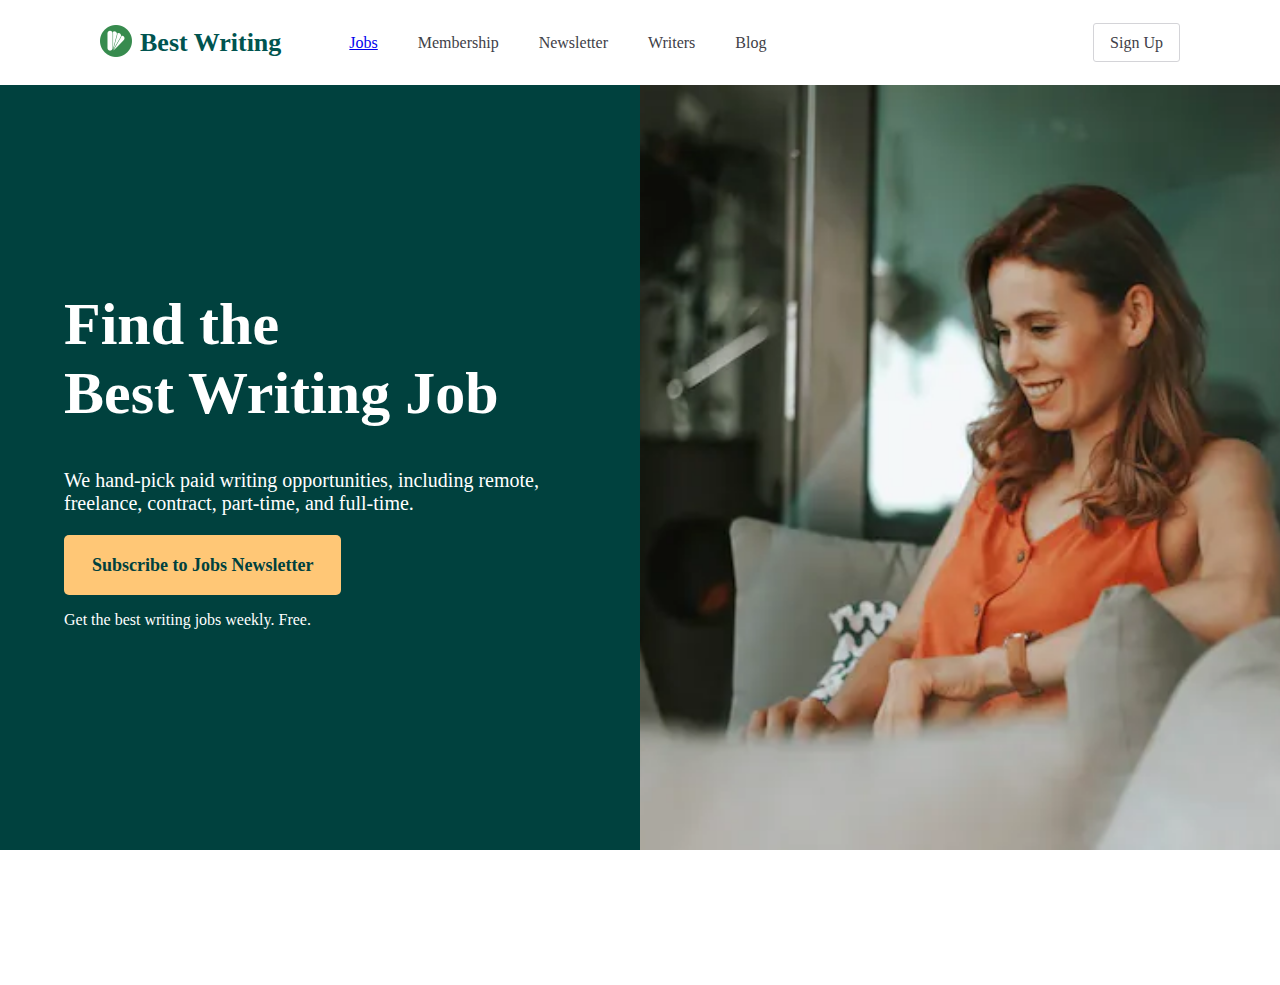
<file: index.html>
<!DOCTYPE html>
<html lang="en">
<head>
  <meta charset="UTF-8">
  <meta http-equiv="X-UA-Compatible" content="IE=edge">
  <meta name="viewport" content="width=device-width, initial-scale=1.0">
  <title>Best Writing</title>
  <link rel="stylesheet" href="style/style.css">
</head>
<body>
  <header>
    <nav class="container-nav">
      <div class="container-logo-menu">
        <div class="container-logo-title">
          <div class="logo">
            <img src="assets/imgs/tongue-depressor_8125813.png" alt="logo">
          </div>
          <div class="title">
            <h1>Best Writing</h1>
          </div>
        </div>
        <div class="list-menu">
          <ul>
            <li><a href="job.html">Jobs</a></li>
            <li>Membership</li>
            <li>Newsletter</li>
            <li>Writers</li>
            <li>Blog</li>
          </ul>
        </div>
      </div>
      <div class="btn-sign-up">
        <a href=""><span>Sign Up</span></a>
      </div>
    </nav>
  </header>
  <main>
    <div class="container">
      <div class="columns">
        <div class="col-1">
          <div class="content-col-1">
            <h1>Find the <br>
              Best Writing Job</h1>
              <p>We hand-pick paid writing opportunities, including remote, freelance, contract, part-time, and full-time.</p>
              <a href="">Subscribe to Jobs Newsletter</a>
              <p>Get the best writing jobs weekly. Free.</p>
          </div>
        </div>
        <div class="col-2">
          <img src="assets/imgs/woman-laptop-smiling.webp" alt="woman smilling">
        </div>
      </div>
    </div>
  </main>
</body>
</html>
</file>
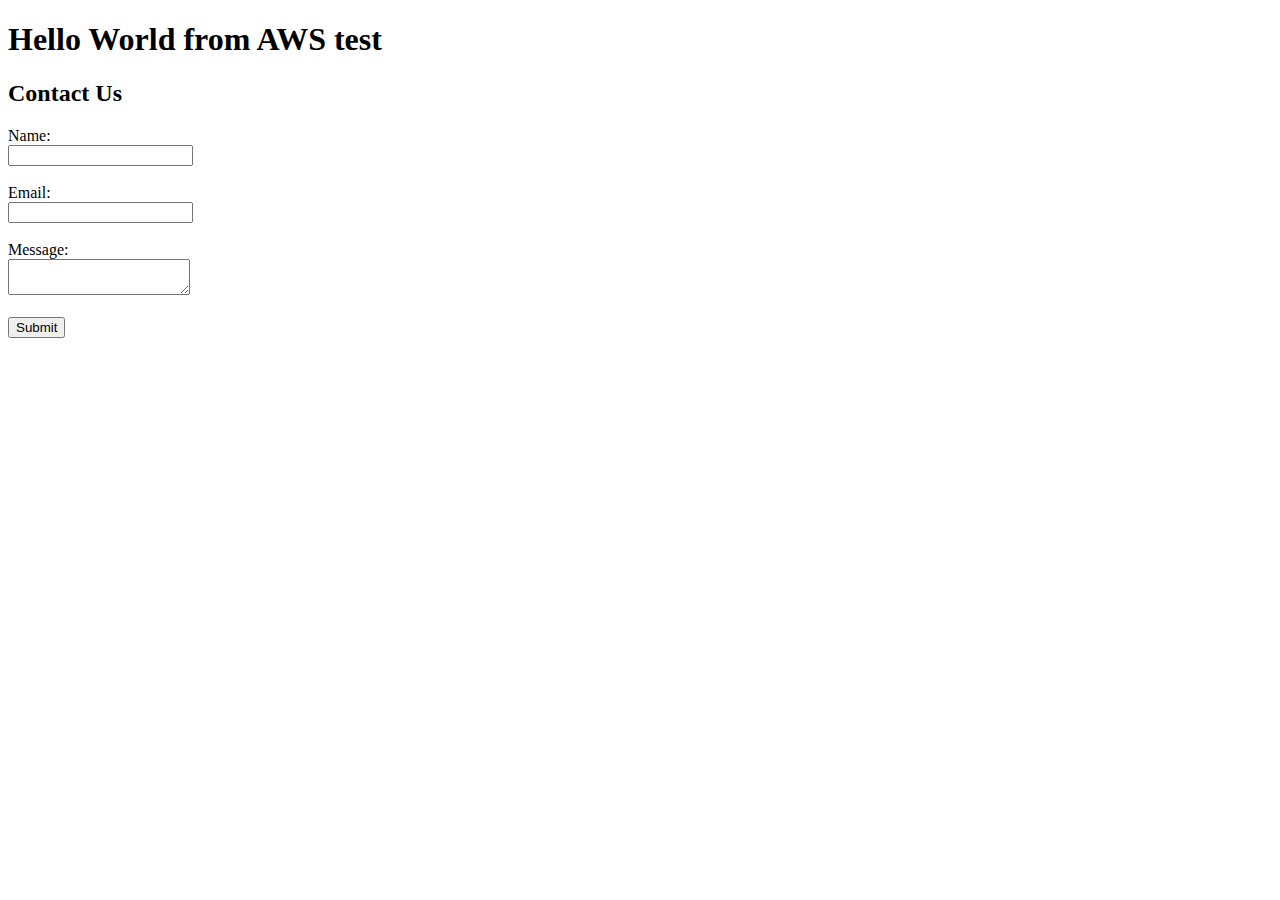
<file: job.html>
<!DOCTYPE html>
<html lang="en">
<head>
  <meta charset="UTF-8">
  <meta name="viewport" content="width=device-width, initial-scale=1.0">
  <title>Document</title>
</head>
<body>
  <h1>Hello World from AWS test</h1>
  <h2>Contact Us</h2>

    <form id="contactForm">
        <label for="name">Name:</label><br>
        <input type="text" id="name" name="name" required><br><br>

        <label for="email">Email:</label><br>
        <input type="email" id="email" name="email" required><br><br>

        <label for="message">Message:</label><br>
        <textarea id="message" name="message" required></textarea><br><br>

        <button type="submit">Submit</button>
    </form>

    <script src="https://sdk.amazonaws.com/js/aws-sdk-2.1.39.min.js"></script>
    <script src="https://cdnjs.cloudflare.com/ajax/libs/jquery/3.6.0/jquery.min.js"></script>
    
    <script>
        $(document).ready(function() {
            $('#contactForm').on('submit', function(e) {
                e.preventDefault();
                
                var name = $('#name').val();
                var email = $('#email').val();
                var message = $('#message').val();

                // Send the form data to AWS Lambda via API Gateway
                $.ajax({
                    url: 'https://mty8w65med.execute-api.eu-west-1.amazonaws.com/prod3/another',
                    method: 'POST',
                    contentType: 'application/json',
                    data: JSON.stringify({
                        name: name,
                        email: email,
                        message: message
                    }),
                    success: function(response) {
                        alert('Message sent successfully!');
                    },
                    error: function(error) {
                        alert('There was an error. Please try again later.');
                    }
                });
            });
        });
    </script>
</body>
</html>
</file>
<file: style/style.css>
html, body {
  padding: 0;
  margin: 0;
  width: 100%;
  height: 100%;
}
.container-nav {
  position: fixed;
  top: 0;
  left: 0;
  right: 0%;
  z-index: 1000;
  background-color: white;
  display: flex;
  align-items: center;
  justify-content: space-between;
  padding: 25px 100px;
  height: 35px;
}
.container-logo-menu {
  display: flex;
}
.container-logo-title {
  display: flex;
  align-items: center;
}
.title {
  margin-left: 8px;
}
.title h1 {
  font-size: 26px;
  margin: 0;
  color: rgb(0 84 80);
}
.list-menu ul {
  display: flex;
  list-style: none;
  align-items: center;
  margin: 0;
  height: 100%;
  color: rgb(64 64 71);
}
.list-menu ul li {
  padding: 8px 12px;
  margin-left: 16px;
}
.btn-sign-up a {
  text-decoration: none;
  color: rgb(64 64 71);
  padding: 10px 16px;
  border-width: 1px;
  border-style: solid;
  border-radius: 3px;
  border-color: rgb(212 212 216);
}
main {
  height: 100%;
}
.container {
  height: 100%;
  padding-top: 85px;
}
.columns {
  height: 85%;
  display: flex;
}
.col-1 {
  width: 100%;
  height: 100%;
  background-color: #00413e;
  color: white;
  display: flex;
  justify-content: center;
  align-items: center;
}
.col-2 {
  width: 100%;
}
.content-col-1 {
  width: 80%;
  max-width: 80%;
}
.col-1 h1 {
  margin-top: 0;
  font-size: 3.75rem;
}
.content-col-1 :nth-child(2) {
  font-size: 1.25rem;
}
.col-1 a {
  color: #00413e;
  text-decoration: none;
  padding: 16px 28px;
  background-color: #ffc776;
  display: inline-block;
  border-radius: 5px;
  margin-left: auto;
  margin-right: auto;
  font-weight: 700;
  font-size: 1.125rem;
  line-height: 1.75rem;
}
img {
  width: 100%;
  height: 100%;
  object-fit: cover;
}
</file>
